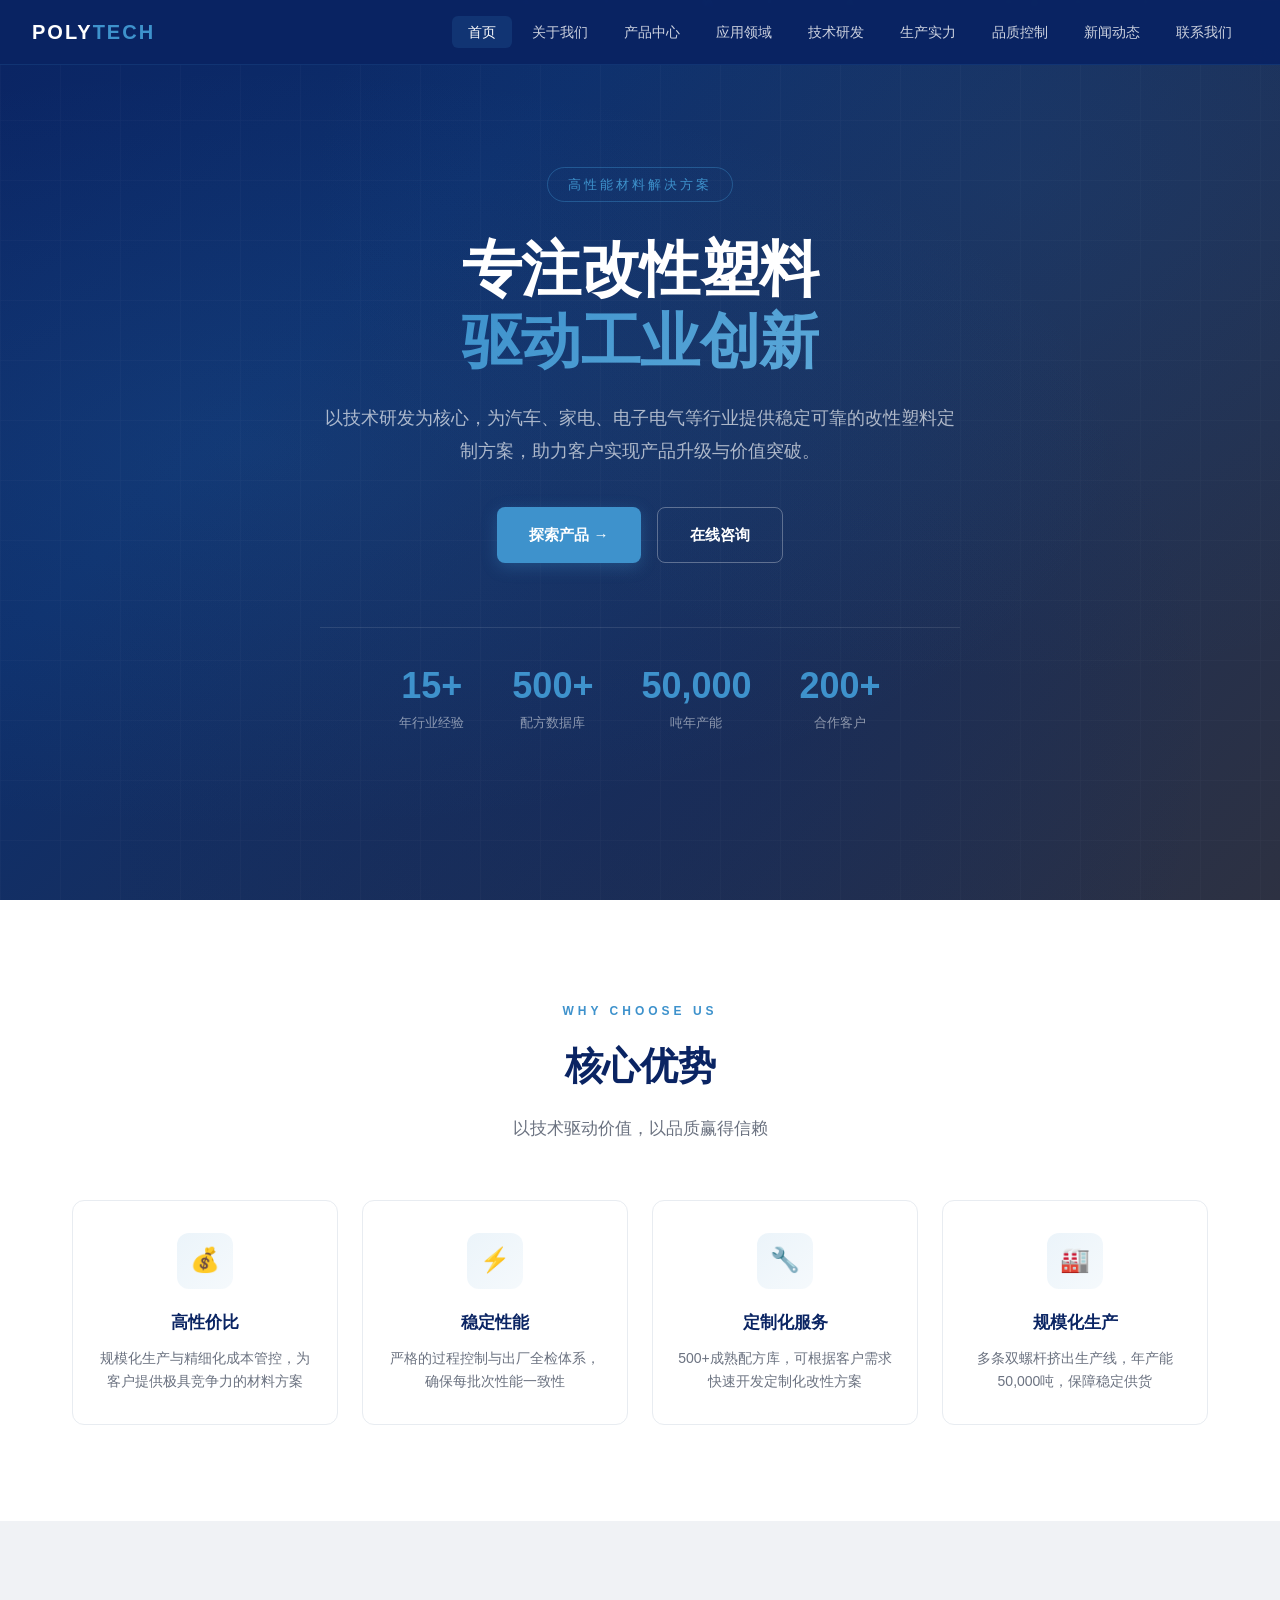
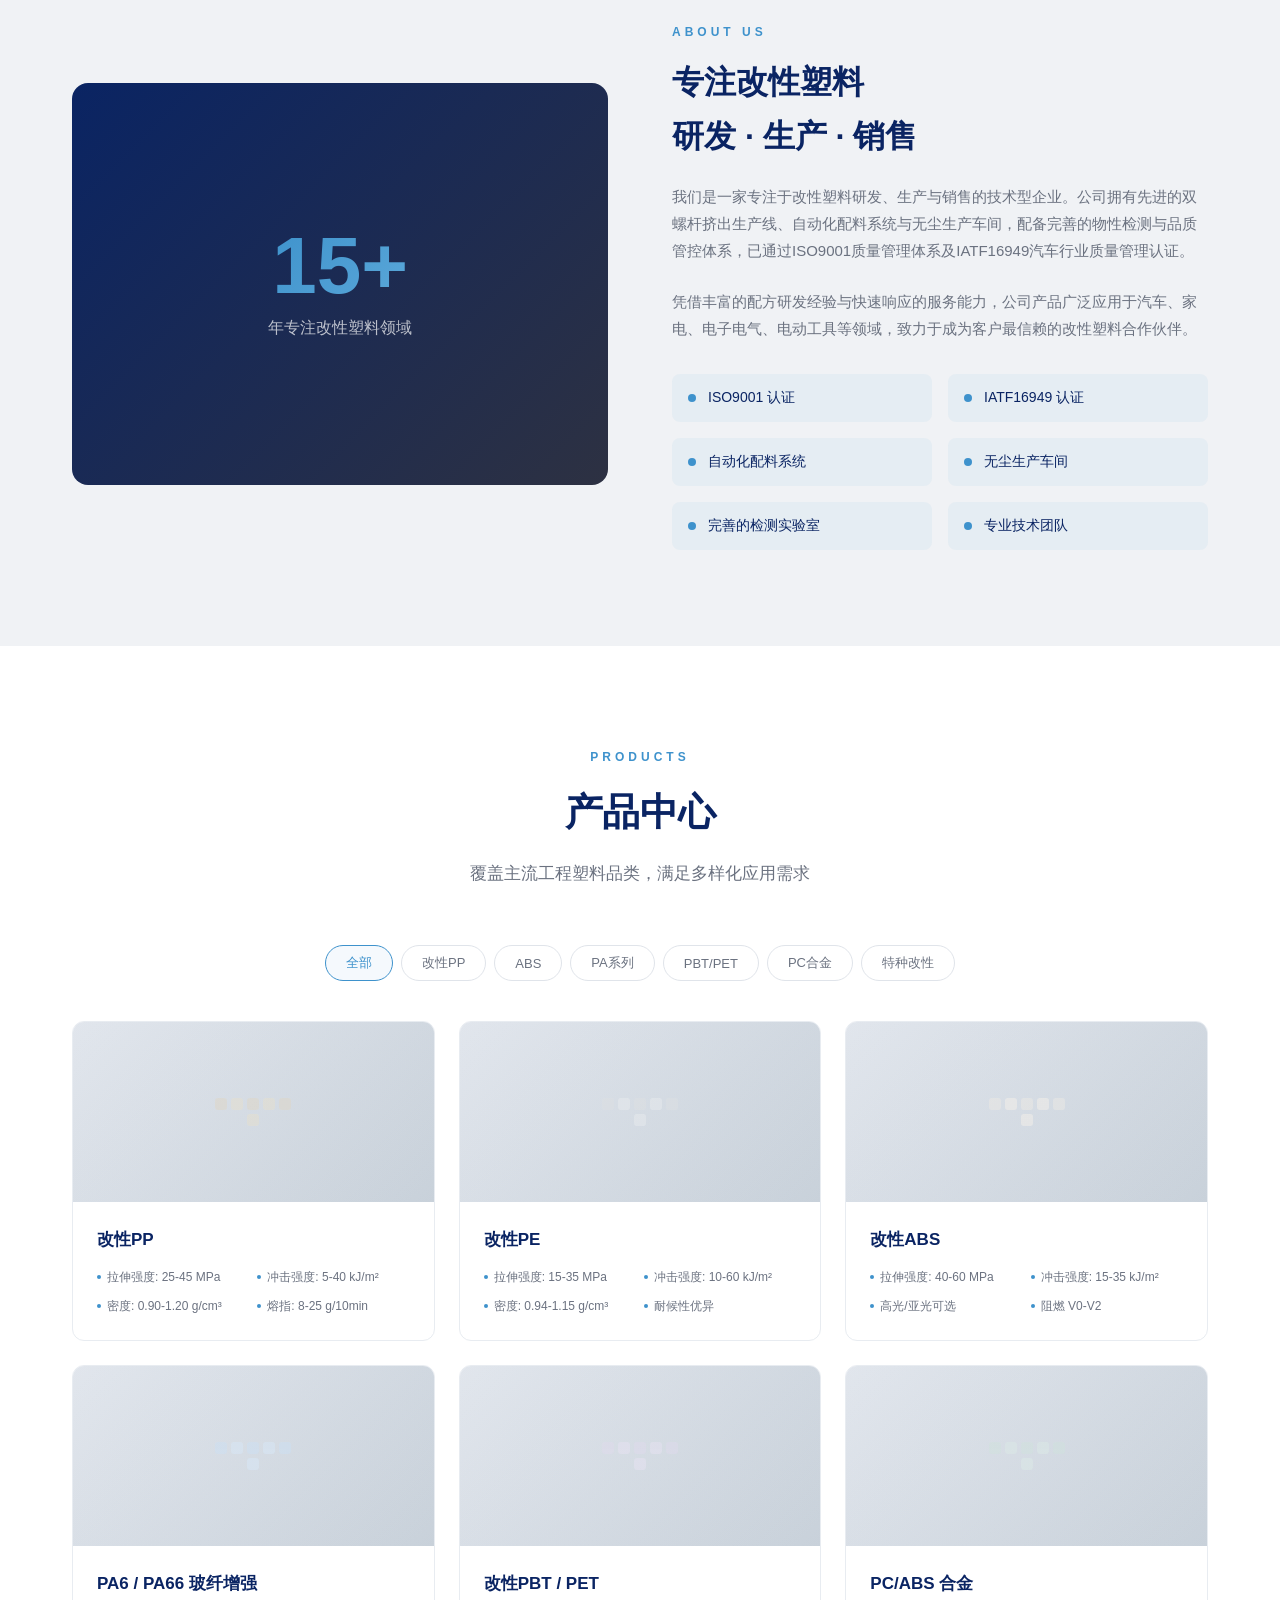
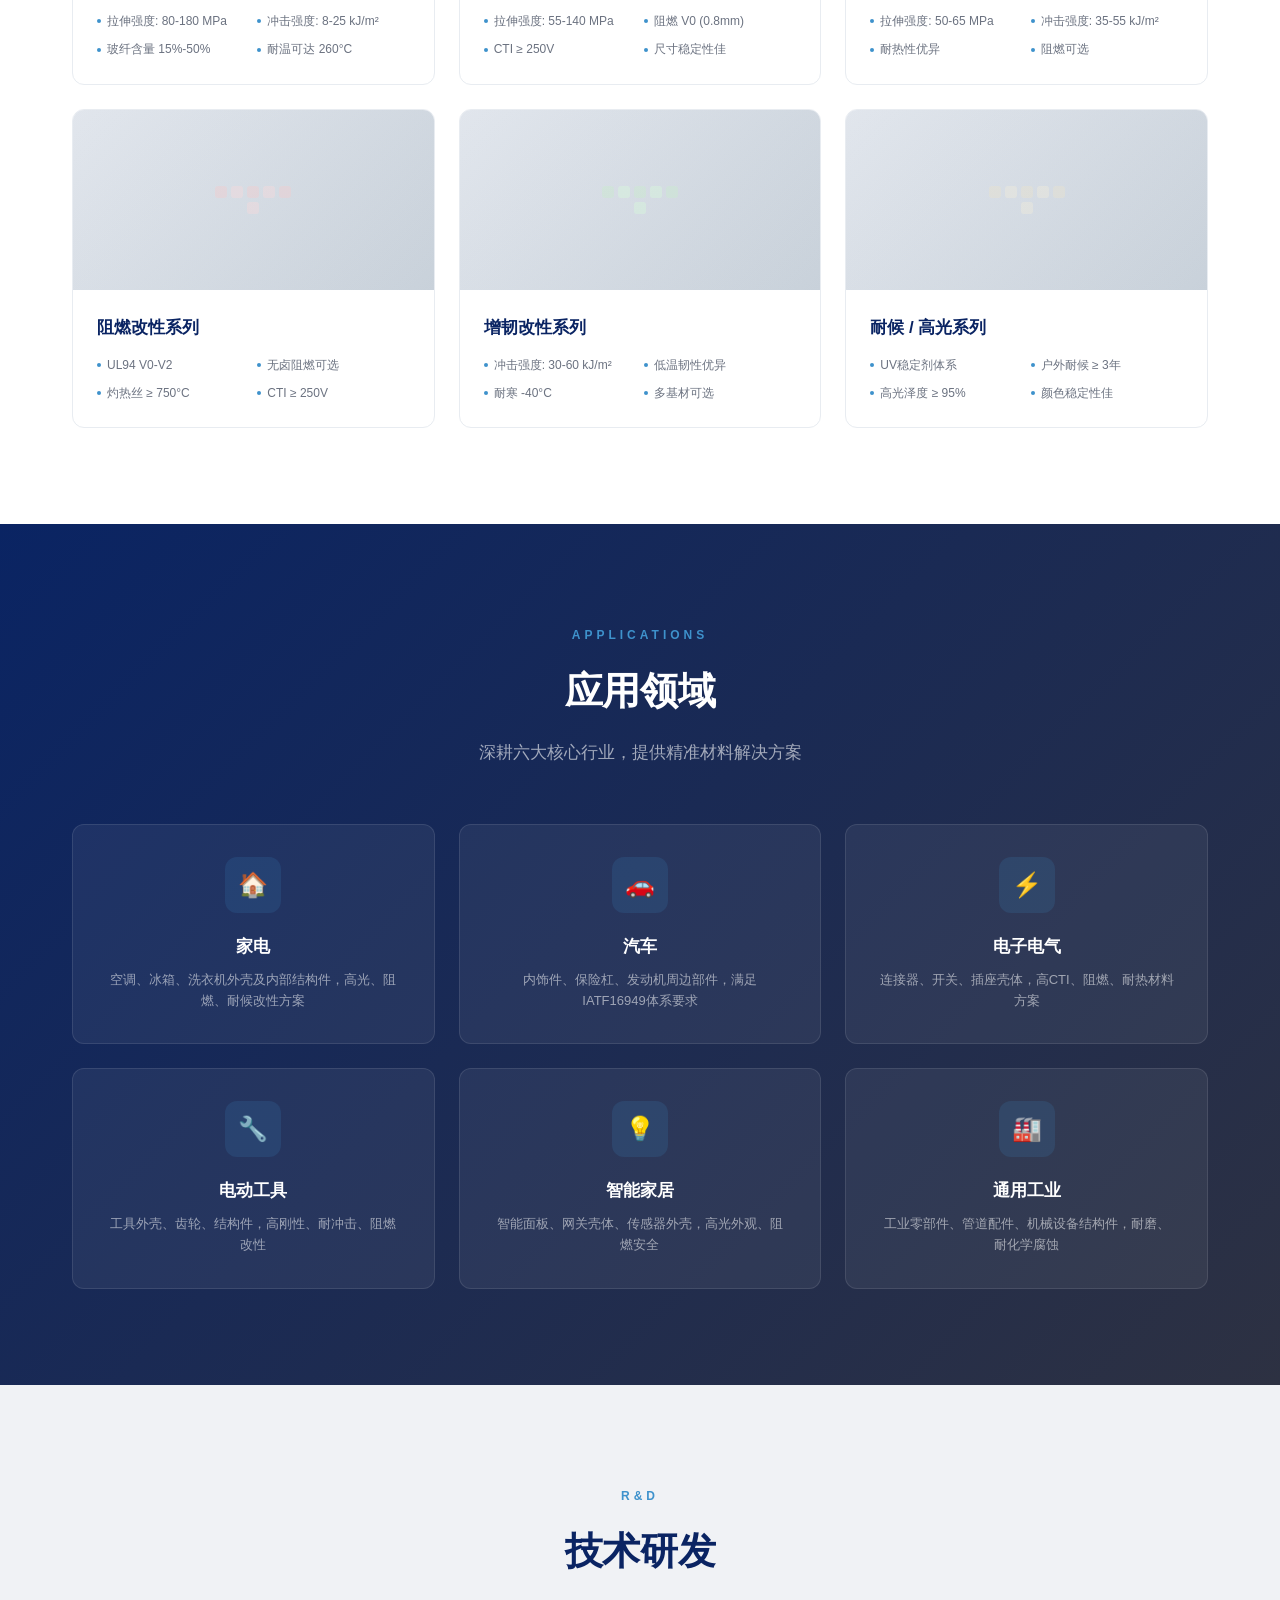
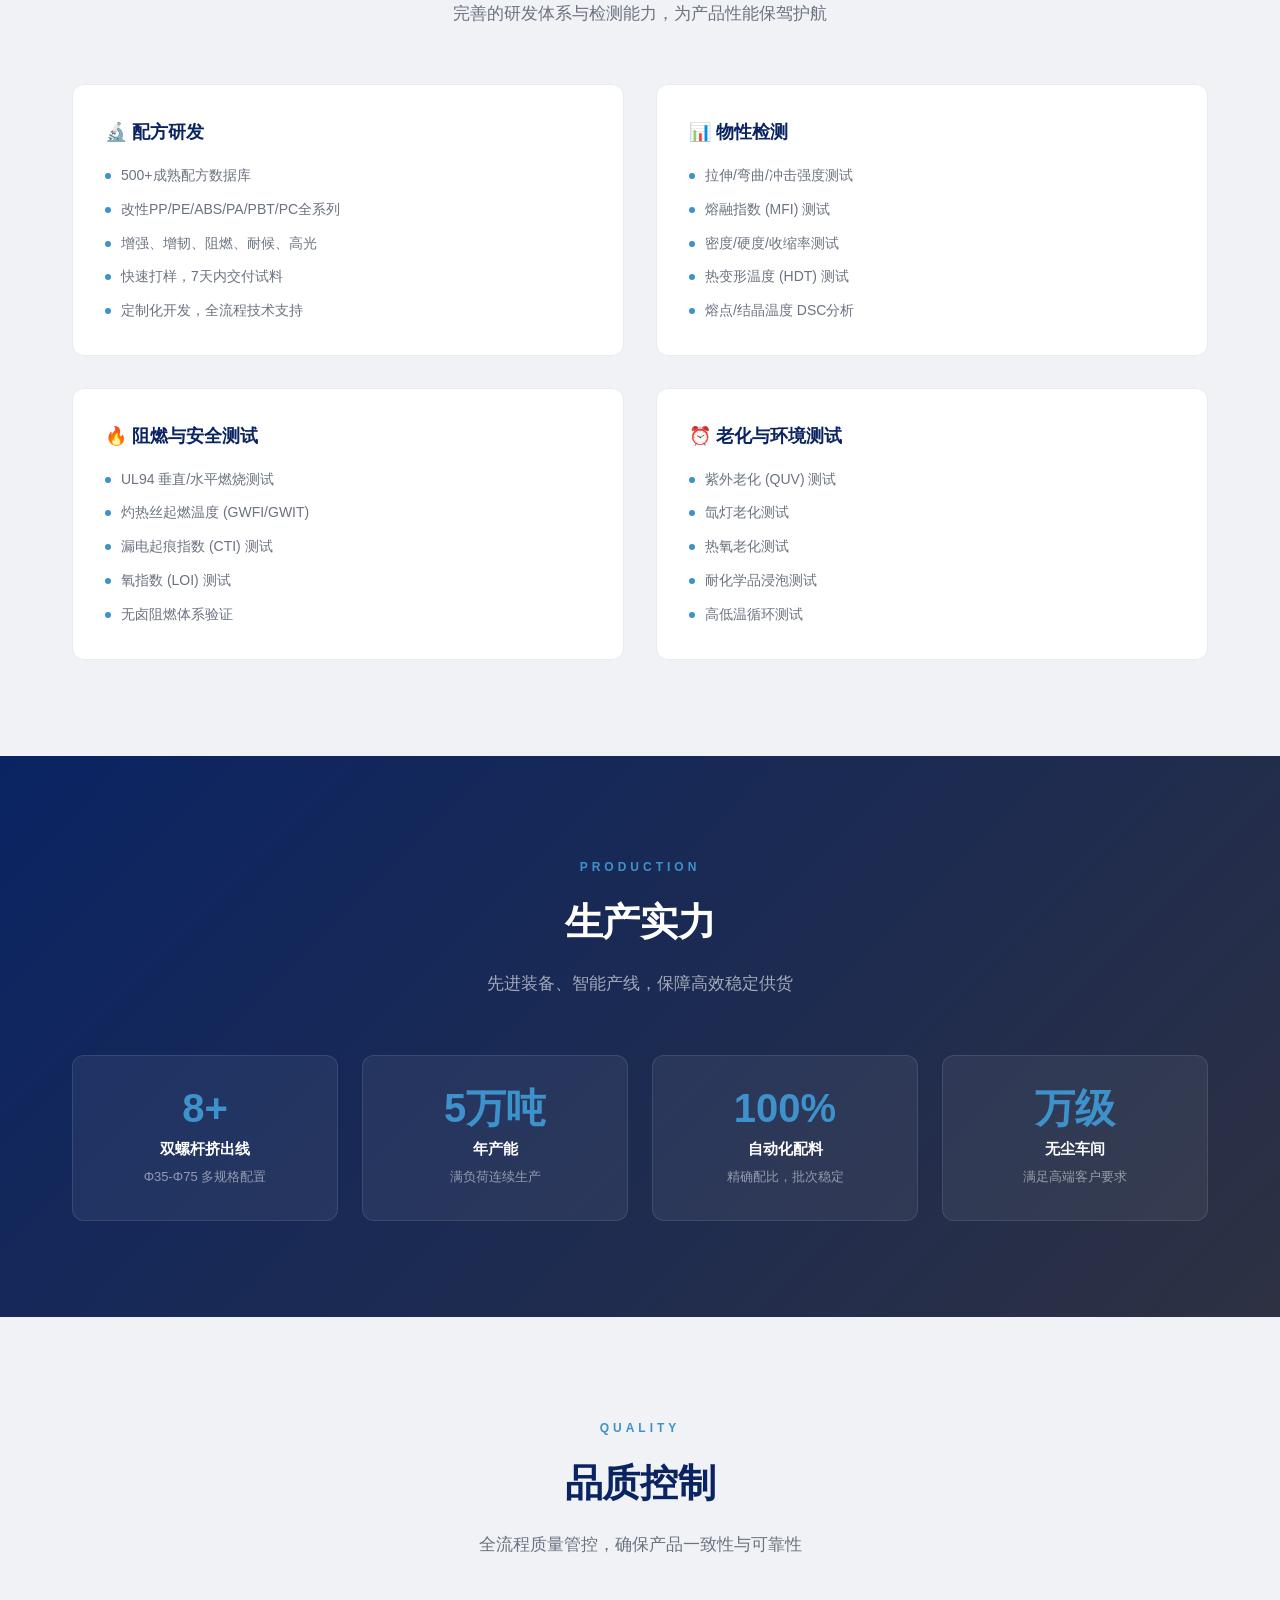
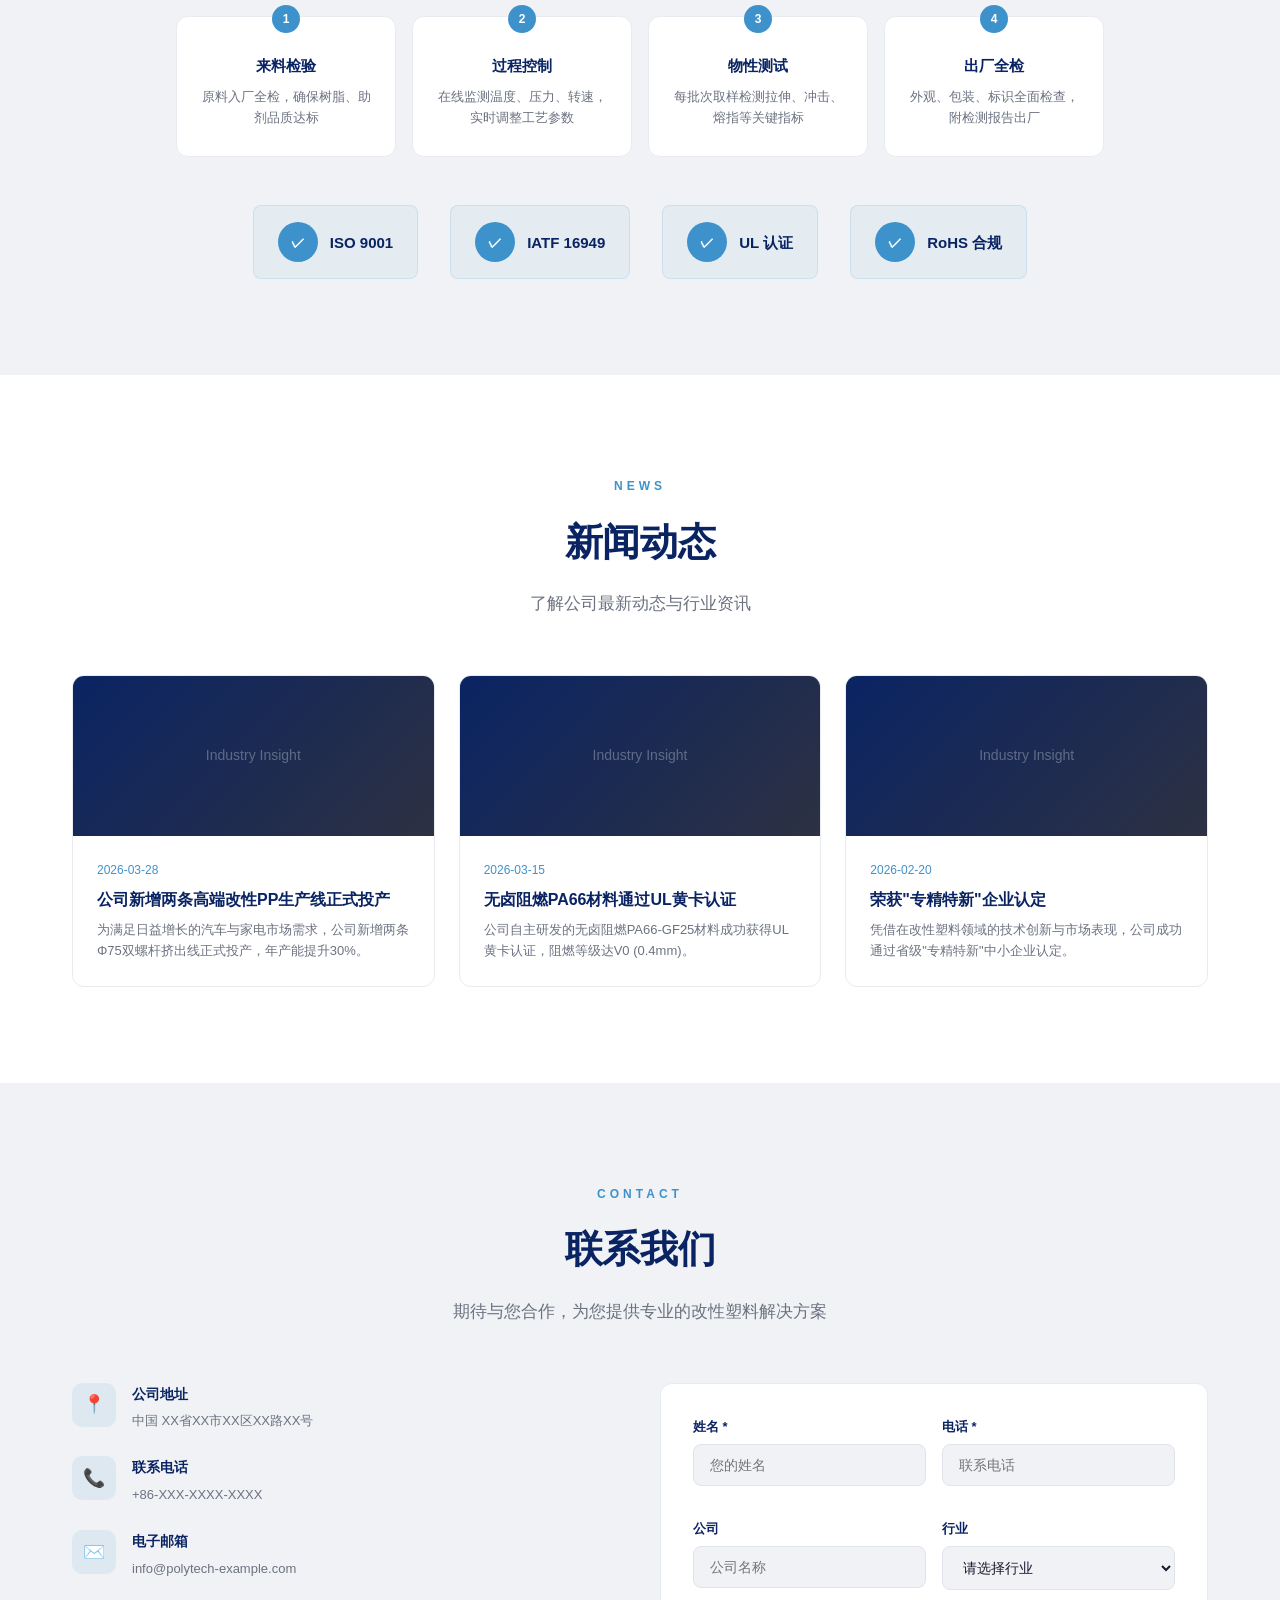
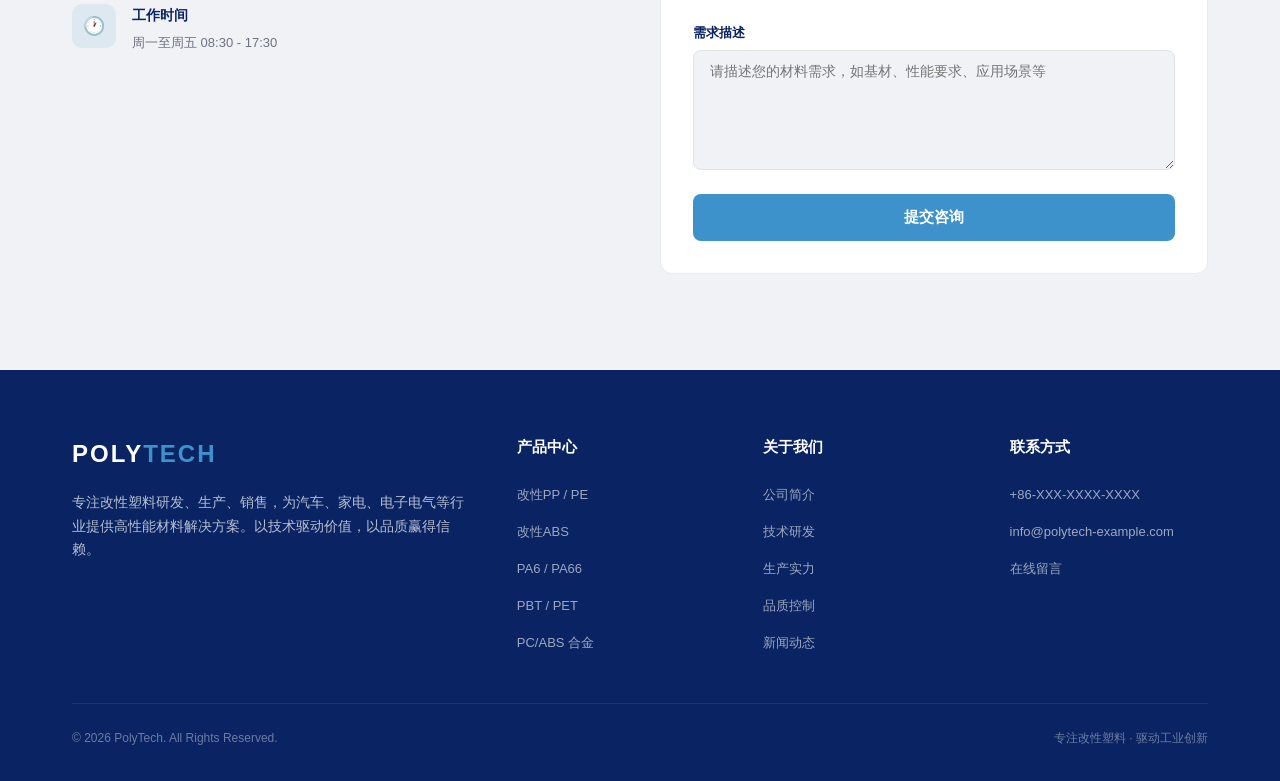
<file: 官网.html>
<!DOCTYPE html>
<html lang="zh-CN">
<head>
<meta charset="UTF-8">
<meta name="viewport" content="width=device-width, initial-scale=1.0">
<title>高性能改性塑料 | 工程塑料解决方案供应商</title>
<meta name="description" content="专注改性塑料研发、生产、销售，提供PP、PE、ABS、PA6/PA66、PBT、PC/ABS等高性能工程塑料解决方案，通过ISO9001、IATF16949认证。">
<style>
*, *::before, *::after { margin: 0; padding: 0; box-sizing: border-box; }

:root {
  --deep-blue: #0A2463;
  --dark-gray: #2D3142;
  --light-gray: #F0F2F5;
  --accent: #3E92CC;
  --accent-light: #5BA8D9;
  --white: #FFFFFF;
  --text: #1A1A2E;
  --text-light: #6B7280;
  --card-shadow: 0 2px 16px rgba(10,36,99,0.08);
  --card-hover: 0 8px 32px rgba(10,36,99,0.15);
}

html { scroll-behavior: smooth; font-size: 16px; }

body {
  font-family: -apple-system, BlinkMacSystemFont, "Segoe UI", "PingFang SC", "Microsoft YaHei", sans-serif;
  color: var(--text);
  background: var(--white);
  line-height: 1.7;
  overflow-x: hidden;
}

/* ===== NAVIGATION ===== */
.nav {
  position: fixed; top: 0; left: 0; right: 0; z-index: 1000;
  background: rgba(10,36,99,0.97);
  backdrop-filter: blur(12px);
  border-bottom: 1px solid rgba(62,146,204,0.15);
  transition: box-shadow 0.3s;
}
.nav.scrolled { box-shadow: 0 4px 24px rgba(0,0,0,0.3); }
.nav-inner {
  max-width: 1280px; margin: 0 auto;
  display: flex; align-items: center; justify-content: space-between;
  padding: 0 2rem; height: 64px;
}
.nav-logo {
  font-size: 1.25rem; font-weight: 700; color: var(--white);
  letter-spacing: 2px; text-decoration: none;
}
.nav-logo span { color: var(--accent); }
.nav-links { display: flex; gap: 0.25rem; list-style: none; }
.nav-links a {
  color: rgba(255,255,255,0.8); text-decoration: none;
  font-size: 0.875rem; padding: 0.5rem 1rem; border-radius: 6px;
  transition: all 0.2s; font-weight: 500;
}
.nav-links a:hover, .nav-links a.active {
  color: var(--white); background: rgba(62,146,204,0.15);
}
.nav-toggle { display: none; background: none; border: none; cursor: pointer; padding: 0.5rem; }
.nav-toggle span {
  display: block; width: 22px; height: 2px; background: var(--white);
  margin: 5px 0; transition: 0.3s; border-radius: 2px;
}

/* ===== HERO ===== */
.hero {
  position: relative; min-height: 100vh;
  background: linear-gradient(135deg, var(--deep-blue) 0%, #0D2E6B 30%, var(--dark-gray) 100%);
  display: flex; align-items: center; justify-content: center;
  overflow: hidden;
}
.hero::before {
  content: ''; position: absolute; inset: 0;
  background:
    radial-gradient(ellipse at 20% 50%, rgba(62,146,204,0.12) 0%, transparent 60%),
    radial-gradient(ellipse at 80% 20%, rgba(62,146,204,0.08) 0%, transparent 50%),
    radial-gradient(circle at 50% 80%, rgba(10,36,99,0.3) 0%, transparent 60%);
}
.hero-grid {
  position: absolute; inset: 0; opacity: 0.04;
  background-image:
    linear-gradient(rgba(255,255,255,0.5) 1px, transparent 1px),
    linear-gradient(90deg, rgba(255,255,255,0.5) 1px, transparent 1px);
  background-size: 60px 60px;
}
.hero-particles {
  position: absolute; inset: 0; overflow: hidden;
}
.particle {
  position: absolute; border-radius: 50%;
  background: rgba(62,146,204,0.15);
  animation: float-particle linear infinite;
}
@keyframes float-particle {
  0% { transform: translateY(100vh) scale(0); opacity: 0; }
  10% { opacity: 1; }
  90% { opacity: 1; }
  100% { transform: translateY(-10vh) scale(1); opacity: 0; }
}
.hero-content {
  position: relative; z-index: 2; text-align: center;
  max-width: 900px; padding: 0 2rem;
}
.hero-badge {
  display: inline-block; padding: 0.375rem 1.25rem;
  border: 1px solid rgba(62,146,204,0.4); border-radius: 100px;
  color: var(--accent); font-size: 0.8rem; font-weight: 500;
  letter-spacing: 3px; text-transform: uppercase;
  margin-bottom: 2rem;
}
.hero h1 {
  font-size: clamp(2.25rem, 5vw, 3.75rem);
  font-weight: 800; color: var(--white);
  line-height: 1.2; margin-bottom: 1.5rem;
  letter-spacing: -0.5px;
}
.hero h1 .highlight {
  background: linear-gradient(135deg, var(--accent), var(--accent-light));
  -webkit-background-clip: text; -webkit-text-fill-color: transparent;
  background-clip: text;
}
.hero p {
  font-size: 1.125rem; color: rgba(255,255,255,0.65);
  max-width: 640px; margin: 0 auto 2.5rem; line-height: 1.8;
}
.hero-buttons { display: flex; gap: 1rem; justify-content: center; flex-wrap: wrap; }
.btn {
  display: inline-flex; align-items: center; gap: 0.5rem;
  padding: 0.875rem 2rem; border-radius: 8px;
  font-size: 0.9375rem; font-weight: 600; text-decoration: none;
  transition: all 0.25s; cursor: pointer; border: none;
}
.btn-primary {
  background: var(--accent); color: var(--white);
  box-shadow: 0 4px 16px rgba(62,146,204,0.3);
}
.btn-primary:hover {
  background: var(--accent-light); transform: translateY(-2px);
  box-shadow: 0 8px 24px rgba(62,146,204,0.4);
}
.btn-outline {
  background: transparent; color: var(--white);
  border: 1.5px solid rgba(255,255,255,0.3);
}
.btn-outline:hover {
  border-color: var(--accent); color: var(--accent);
  transform: translateY(-2px);
}
.hero-stats {
  display: flex; justify-content: center; gap: 3rem;
  margin-top: 4rem; padding-top: 2.5rem;
  border-top: 1px solid rgba(255,255,255,0.1);
}
.hero-stat { text-align: center; }
.hero-stat .num {
  font-size: 2.25rem; font-weight: 800; color: var(--accent);
  display: block; line-height: 1;
}
.hero-stat .label {
  font-size: 0.8rem; color: rgba(255,255,255,0.5);
  margin-top: 0.5rem; display: block;
}

/* ===== SECTIONS ===== */
section { padding: 6rem 0; }
.container { max-width: 1200px; margin: 0 auto; padding: 0 2rem; }
.section-header { text-align: center; margin-bottom: 3.5rem; }
.section-header .overline {
  display: inline-block; font-size: 0.75rem; font-weight: 600;
  color: var(--accent); letter-spacing: 4px; text-transform: uppercase;
  margin-bottom: 0.75rem;
}
.section-header h2 {
  font-size: clamp(1.75rem, 3vw, 2.5rem);
  font-weight: 800; color: var(--deep-blue);
  margin-bottom: 1rem; letter-spacing: -0.3px;
}
.section-header p {
  font-size: 1.0625rem; color: var(--text-light);
  max-width: 600px; margin: 0 auto;
}
.section-alt { background: var(--light-gray); }
.section-dark {
  background: linear-gradient(135deg, var(--deep-blue), var(--dark-gray));
  color: var(--white);
}
.section-dark .section-header h2 { color: var(--white); }
.section-dark .section-header p { color: rgba(255,255,255,0.6); }

/* ===== ADVANTAGES ===== */
.advantages { background: var(--white); }
.adv-grid {
  display: grid; grid-template-columns: repeat(4, 1fr);
  gap: 1.5rem;
}
.adv-card {
  background: var(--white); border: 1px solid #E8ECF1;
  border-radius: 12px; padding: 2rem 1.5rem;
  text-align: center; transition: all 0.3s;
}
.adv-card:hover {
  transform: translateY(-6px); box-shadow: var(--card-hover);
  border-color: var(--accent);
}
.adv-icon {
  width: 56px; height: 56px; border-radius: 12px;
  background: linear-gradient(135deg, rgba(62,146,204,0.1), rgba(62,146,204,0.05));
  display: flex; align-items: center; justify-content: center;
  margin: 0 auto 1.25rem; font-size: 1.5rem;
}
.adv-card h3 {
  font-size: 1.0625rem; font-weight: 700;
  color: var(--deep-blue); margin-bottom: 0.625rem;
}
.adv-card p {
  font-size: 0.875rem; color: var(--text-light); line-height: 1.6;
}

/* ===== ABOUT ===== */
.about-grid {
  display: grid; grid-template-columns: 1fr 1fr;
  gap: 4rem; align-items: center;
}
.about-visual {
  position: relative; border-radius: 16px; overflow: hidden;
  background: linear-gradient(135deg, var(--deep-blue), var(--dark-gray));
  aspect-ratio: 4/3; display: flex; align-items: center; justify-content: center;
}
.about-visual-inner {
  text-align: center; color: var(--white); padding: 2rem;
}
.about-visual-inner .big-num {
  font-size: 5rem; font-weight: 900; line-height: 1;
  background: linear-gradient(135deg, var(--accent), var(--accent-light));
  -webkit-background-clip: text; -webkit-text-fill-color: transparent;
  background-clip: text;
}
.about-visual-inner .big-text {
  font-size: 1rem; margin-top: 0.5rem; color: rgba(255,255,255,0.7);
}
.about-features {
  display: grid; grid-template-columns: 1fr 1fr;
  gap: 1rem; margin-top: 2rem;
}
.about-feat {
  display: flex; align-items: center; gap: 0.75rem;
  padding: 0.75rem 1rem; background: rgba(62,146,204,0.06);
  border-radius: 8px; font-size: 0.875rem; font-weight: 500;
  color: var(--deep-blue);
}
.about-feat .dot {
  width: 8px; height: 8px; border-radius: 50%;
  background: var(--accent); flex-shrink: 0;
}

/* ===== PRODUCTS ===== */
.product-filter {
  display: flex; justify-content: center; gap: 0.5rem;
  margin-bottom: 2.5rem; flex-wrap: wrap;
}
.filter-btn {
  padding: 0.5rem 1.25rem; border: 1.5px solid #E0E4EA;
  border-radius: 100px; background: var(--white);
  font-size: 0.8125rem; font-weight: 500; color: var(--text-light);
  cursor: pointer; transition: all 0.2s;
}
.filter-btn:hover, .filter-btn.active {
  border-color: var(--accent); color: var(--accent);
  background: rgba(62,146,204,0.05);
}
.product-grid {
  display: grid; grid-template-columns: repeat(3, 1fr);
  gap: 1.5rem;
}
.product-card {
  background: var(--white); border: 1px solid #E8ECF1;
  border-radius: 12px; overflow: hidden; transition: all 0.3s;
}
.product-card:hover {
  transform: translateY(-4px); box-shadow: var(--card-hover);
  border-color: var(--accent);
}
.product-img {
  height: 180px;
  background: linear-gradient(135deg, #E8ECF1, #D1D5DB);
  display: flex; align-items: center; justify-content: center;
  position: relative; overflow: hidden;
}
.product-img::after {
  content: ''; position: absolute; inset: 0;
  background: linear-gradient(135deg, rgba(10,36,99,0.03), rgba(62,146,204,0.06));
}
.pellet-icon {
  display: flex; gap: 4px; flex-wrap: wrap; justify-content: center;
  max-width: 80px;
}
.pellet-icon .pellet {
  width: 12px; height: 12px; border-radius: 3px;
  opacity: 0.5;
}
.product-body { padding: 1.5rem; }
.product-body h3 {
  font-size: 1.0625rem; font-weight: 700;
  color: var(--deep-blue); margin-bottom: 0.75rem;
}
.product-specs {
  display: grid; grid-template-columns: 1fr 1fr;
  gap: 0.5rem;
}
.spec {
  font-size: 0.75rem; color: var(--text-light);
  display: flex; align-items: center; gap: 0.375rem;
}
.spec .spec-dot {
  width: 4px; height: 4px; border-radius: 50%;
  background: var(--accent); flex-shrink: 0;
}

/* ===== APPLICATIONS ===== */
.app-grid {
  display: grid; grid-template-columns: repeat(3, 1fr);
  gap: 1.5rem;
}
.app-card {
  background: rgba(255,255,255,0.06);
  border: 1px solid rgba(255,255,255,0.1);
  border-radius: 12px; padding: 2rem;
  text-align: center; transition: all 0.3s;
}
.app-card:hover {
  background: rgba(255,255,255,0.1);
  border-color: var(--accent); transform: translateY(-4px);
}
.app-icon {
  width: 56px; height: 56px; border-radius: 12px;
  background: rgba(62,146,204,0.15);
  display: flex; align-items: center; justify-content: center;
  margin: 0 auto 1.25rem; font-size: 1.5rem;
}
.app-card h3 {
  font-size: 1.0625rem; font-weight: 700;
  color: var(--white); margin-bottom: 0.5rem;
}
.app-card p {
  font-size: 0.8125rem; color: rgba(255,255,255,0.55); line-height: 1.6;
}

/* ===== R&D ===== */
.rd-grid {
  display: grid; grid-template-columns: 1fr 1fr;
  gap: 2rem;
}
.rd-card {
  background: var(--white); border: 1px solid #E8ECF1;
  border-radius: 12px; padding: 2rem;
  transition: all 0.3s;
}
.rd-card:hover {
  box-shadow: var(--card-hover); border-color: var(--accent);
}
.rd-card h3 {
  font-size: 1.125rem; font-weight: 700;
  color: var(--deep-blue); margin-bottom: 1rem;
  display: flex; align-items: center; gap: 0.75rem;
}
.rd-list {
  list-style: none; display: flex; flex-direction: column; gap: 0.625rem;
}
.rd-list li {
  font-size: 0.875rem; color: var(--text-light);
  display: flex; align-items: center; gap: 0.625rem;
}
.rd-list li::before {
  content: ''; width: 6px; height: 6px;
  border-radius: 50%; background: var(--accent);
  flex-shrink: 0;
}

/* ===== PRODUCTION ===== */
.prod-grid {
  display: grid; grid-template-columns: repeat(4, 1fr);
  gap: 1.5rem;
}
.prod-item {
  text-align: center; padding: 2rem 1.5rem;
  background: rgba(255,255,255,0.06);
  border: 1px solid rgba(255,255,255,0.1);
  border-radius: 12px; transition: all 0.3s;
}
.prod-item:hover {
  background: rgba(255,255,255,0.1);
  border-color: var(--accent);
}
.prod-num {
  font-size: 2.5rem; font-weight: 900; color: var(--accent);
  line-height: 1; margin-bottom: 0.5rem;
}
.prod-label {
  font-size: 0.9375rem; color: var(--white); font-weight: 600;
  margin-bottom: 0.25rem;
}
.prod-desc {
  font-size: 0.8125rem; color: rgba(255,255,255,0.5);
}

/* ===== QUALITY ===== */
.quality-flow {
  display: flex; justify-content: center; gap: 1rem;
  flex-wrap: wrap;
}
.quality-step {
  background: var(--white); border: 1px solid #E8ECF1;
  border-radius: 12px; padding: 1.75rem 1.5rem;
  text-align: center; flex: 1; min-width: 180px; max-width: 220px;
  transition: all 0.3s; position: relative;
}
.quality-step:hover {
  transform: translateY(-4px); box-shadow: var(--card-hover);
  border-color: var(--accent);
}
.quality-step .step-num {
  position: absolute; top: -12px; left: 50%; transform: translateX(-50%);
  background: var(--accent); color: var(--white);
  width: 28px; height: 28px; border-radius: 50%;
  display: flex; align-items: center; justify-content: center;
  font-size: 0.75rem; font-weight: 700;
}
.quality-step h4 {
  font-size: 0.9375rem; font-weight: 700;
  color: var(--deep-blue); margin-bottom: 0.5rem;
  margin-top: 0.5rem;
}
.quality-step p {
  font-size: 0.8125rem; color: var(--text-light); line-height: 1.6;
}
.cert-badges {
  display: flex; justify-content: center; gap: 2rem;
  margin-top: 3rem;
}
.cert-badge {
  display: flex; align-items: center; gap: 0.75rem;
  padding: 1rem 1.5rem; background: rgba(62,146,204,0.06);
  border-radius: 8px; border: 1px solid rgba(62,146,204,0.15);
}
.cert-badge .badge-icon {
  width: 40px; height: 40px; border-radius: 50%;
  background: var(--accent); color: var(--white);
  display: flex; align-items: center; justify-content: center;
  font-size: 0.875rem; font-weight: 700;
}
.cert-badge span {
  font-size: 0.9375rem; font-weight: 700; color: var(--deep-blue);
}

/* ===== NEWS ===== */
.news-grid {
  display: grid; grid-template-columns: repeat(3, 1fr);
  gap: 1.5rem;
}
.news-card {
  background: var(--white); border: 1px solid #E8ECF1;
  border-radius: 12px; overflow: hidden; transition: all 0.3s;
}
.news-card:hover {
  transform: translateY(-4px); box-shadow: var(--card-hover);
}
.news-img {
  height: 160px;
  background: linear-gradient(135deg, var(--deep-blue), var(--dark-gray));
  display: flex; align-items: center; justify-content: center;
  color: rgba(255,255,255,0.3); font-size: 0.875rem;
}
.news-body { padding: 1.5rem; }
.news-date {
  font-size: 0.75rem; color: var(--accent);
  font-weight: 500; margin-bottom: 0.5rem;
}
.news-body h3 {
  font-size: 1rem; font-weight: 700;
  color: var(--deep-blue); margin-bottom: 0.5rem;
  line-height: 1.5;
}
.news-body p {
  font-size: 0.8125rem; color: var(--text-light); line-height: 1.6;
}

/* ===== CONTACT ===== */
.contact-grid {
  display: grid; grid-template-columns: 1fr 1fr;
  gap: 2.5rem;
}
.contact-info { display: flex; flex-direction: column; gap: 1.5rem; }
.contact-item {
  display: flex; gap: 1rem; align-items: flex-start;
}
.contact-icon {
  width: 44px; height: 44px; border-radius: 10px;
  background: rgba(62,146,204,0.1);
  display: flex; align-items: center; justify-content: center;
  flex-shrink: 0; font-size: 1.125rem;
}
.contact-item h4 {
  font-size: 0.875rem; font-weight: 700;
  color: var(--deep-blue); margin-bottom: 0.25rem;
}
.contact-item p {
  font-size: 0.8125rem; color: var(--text-light);
}
.contact-form {
  background: var(--white); border: 1px solid #E8ECF1;
  border-radius: 12px; padding: 2rem;
}
.form-row { display: grid; grid-template-columns: 1fr 1fr; gap: 1rem; margin-bottom: 1rem; }
.form-group { margin-bottom: 1rem; }
.form-group label {
  display: block; font-size: 0.8125rem; font-weight: 600;
  color: var(--deep-blue); margin-bottom: 0.375rem;
}
.form-group input, .form-group textarea, .form-group select {
  width: 100%; padding: 0.75rem 1rem;
  border: 1.5px solid #E0E4EA; border-radius: 8px;
  font-size: 0.875rem; color: var(--text);
  background: var(--light-gray); transition: all 0.2s;
  font-family: inherit;
}
.form-group input:focus, .form-group textarea:focus, .form-group select:focus {
  outline: none; border-color: var(--accent);
  background: var(--white);
  box-shadow: 0 0 0 3px rgba(62,146,204,0.1);
}
.form-group textarea { resize: vertical; min-height: 120px; }
.btn-submit {
  width: 100%; padding: 0.875rem;
  background: var(--accent); color: var(--white);
  border: none; border-radius: 8px; font-size: 0.9375rem;
  font-weight: 600; cursor: pointer; transition: all 0.2s;
}
.btn-submit:hover {
  background: var(--accent-light);
  box-shadow: 0 4px 16px rgba(62,146,204,0.3);
}

/* ===== FOOTER ===== */
.footer {
  background: var(--deep-blue); color: rgba(255,255,255,0.7);
  padding: 4rem 0 2rem;
}
.footer-grid {
  display: grid; grid-template-columns: 2fr 1fr 1fr 1fr;
  gap: 3rem; margin-bottom: 3rem;
}
.footer-brand p {
  font-size: 0.875rem; line-height: 1.7;
  margin-top: 1rem;
}
.footer h4 {
  font-size: 0.9375rem; font-weight: 700;
  color: var(--white); margin-bottom: 1.25rem;
}
.footer-links {
  list-style: none; display: flex; flex-direction: column; gap: 0.625rem;
}
.footer-links a {
  color: rgba(255,255,255,0.6); text-decoration: none;
  font-size: 0.8125rem; transition: color 0.2s;
}
.footer-links a:hover { color: var(--accent); }
.footer-bottom {
  border-top: 1px solid rgba(255,255,255,0.08);
  padding-top: 1.5rem;
  display: flex; justify-content: space-between; align-items: center;
  font-size: 0.75rem; color: rgba(255,255,255,0.4);
}

/* ===== SCROLL ANIMATIONS ===== */
.reveal {
  opacity: 0; transform: translateY(30px);
  transition: opacity 0.6s ease, transform 0.6s ease;
}
.reveal.visible {
  opacity: 1; transform: translateY(0);
}

/* ===== BACK TO TOP ===== */
.back-top {
  position: fixed; bottom: 2rem; right: 2rem;
  width: 44px; height: 44px; border-radius: 10px;
  background: var(--accent); color: var(--white);
  border: none; cursor: pointer; font-size: 1.125rem;
  display: flex; align-items: center; justify-content: center;
  opacity: 0; transform: translateY(10px);
  transition: all 0.3s; z-index: 900;
  box-shadow: 0 4px 12px rgba(62,146,204,0.3);
}
.back-top.show { opacity: 1; transform: translateY(0); }
.back-top:hover { background: var(--accent-light); transform: translateY(-2px); }

/* ===== RESPONSIVE ===== */
@media (max-width: 1024px) {
  .adv-grid { grid-template-columns: repeat(2, 1fr); }
  .prod-grid { grid-template-columns: repeat(2, 1fr); }
  .footer-grid { grid-template-columns: 1fr 1fr; }
}

@media (max-width: 768px) {
  .nav-links { display: none; }
  .nav-links.open {
    display: flex; flex-direction: column;
    position: absolute; top: 64px; left: 0; right: 0;
    background: rgba(10,36,99,0.98);
    padding: 1rem; gap: 0.25rem;
    border-bottom: 1px solid rgba(62,146,204,0.15);
  }
  .nav-toggle { display: block; }
  .hero-stats { gap: 1.5rem; flex-wrap: wrap; }
  .about-grid { grid-template-columns: 1fr; gap: 2rem; }
  .product-grid { grid-template-columns: 1fr; }
  .app-grid { grid-template-columns: 1fr; }
  .rd-grid { grid-template-columns: 1fr; }
  .prod-grid { grid-template-columns: 1fr 1fr; }
  .news-grid { grid-template-columns: 1fr; }
  .contact-grid { grid-template-columns: 1fr; }
  .quality-flow { flex-direction: column; align-items: center; }
  .quality-step { max-width: 100%; width: 100%; }
  .cert-badges { flex-direction: column; align-items: center; }
  .footer-grid { grid-template-columns: 1fr; }
  .footer-bottom { flex-direction: column; gap: 0.5rem; text-align: center; }
  .form-row { grid-template-columns: 1fr; }
  section { padding: 4rem 0; }
}
</style>
</head>
<body>

<!-- NAVIGATION -->
<nav class="nav" id="nav">
  <div class="nav-inner">
    <a href="#" class="nav-logo">POLY<span>TECH</span></a>
    <ul class="nav-links" id="navLinks">
      <li><a href="#home">首页</a></li>
      <li><a href="#about">关于我们</a></li>
      <li><a href="#products">产品中心</a></li>
      <li><a href="#applications">应用领域</a></li>
      <li><a href="#rd">技术研发</a></li>
      <li><a href="#production">生产实力</a></li>
      <li><a href="#quality">品质控制</a></li>
      <li><a href="#news">新闻动态</a></li>
      <li><a href="#contact">联系我们</a></li>
    </ul>
    <button class="nav-toggle" id="navToggle" aria-label="菜单">
      <span></span><span></span><span></span>
    </button>
  </div>
</nav>

<!-- HERO -->
<section class="hero" id="home">
  <div class="hero-grid"></div>
  <div class="hero-particles" id="particles"></div>
  <div class="hero-content">
    <div class="hero-badge">高性能材料解决方案</div>
    <h1>专注改性塑料<br><span class="highlight">驱动工业创新</span></h1>
    <p>以技术研发为核心，为汽车、家电、电子电气等行业提供稳定可靠的改性塑料定制方案，助力客户实现产品升级与价值突破。</p>
    <div class="hero-buttons">
      <a href="#products" class="btn btn-primary">探索产品 →</a>
      <a href="#contact" class="btn btn-outline">在线咨询</a>
    </div>
    <div class="hero-stats">
      <div class="hero-stat"><span class="num">15+</span><span class="label">年行业经验</span></div>
      <div class="hero-stat"><span class="num">500+</span><span class="label">配方数据库</span></div>
      <div class="hero-stat"><span class="num">50,000</span><span class="label">吨年产能</span></div>
      <div class="hero-stat"><span class="num">200+</span><span class="label">合作客户</span></div>
    </div>
  </div>
</section>

<!-- ADVANTAGES -->
<section class="advantages" id="advantages">
  <div class="container">
    <div class="section-header">
      <span class="overline">Why Choose Us</span>
      <h2>核心优势</h2>
      <p>以技术驱动价值，以品质赢得信赖</p>
    </div>
    <div class="adv-grid">
      <div class="adv-card reveal">
        <div class="adv-icon">💰</div>
        <h3>高性价比</h3>
        <p>规模化生产与精细化成本管控，为客户提供极具竞争力的材料方案</p>
      </div>
      <div class="adv-card reveal">
        <div class="adv-icon">⚡</div>
        <h3>稳定性能</h3>
        <p>严格的过程控制与出厂全检体系，确保每批次性能一致性</p>
      </div>
      <div class="adv-card reveal">
        <div class="adv-icon">🔧</div>
        <h3>定制化服务</h3>
        <p>500+成熟配方库，可根据客户需求快速开发定制化改性方案</p>
      </div>
      <div class="adv-card reveal">
        <div class="adv-icon">🏭</div>
        <h3>规模化生产</h3>
        <p>多条双螺杆挤出生产线，年产能50,000吨，保障稳定供货</p>
      </div>
    </div>
  </div>
</section>

<!-- ABOUT -->
<section class="section-alt" id="about">
  <div class="container">
    <div class="about-grid">
      <div class="about-visual reveal">
        <div class="about-visual-inner">
          <div class="big-num">15+</div>
          <div class="big-text">年专注改性塑料领域</div>
        </div>
      </div>
      <div class="reveal">
        <span class="overline" style="display:inline-block;font-size:0.75rem;font-weight:600;color:var(--accent);letter-spacing:4px;text-transform:uppercase;margin-bottom:0.75rem;">About Us</span>
        <h2 style="font-size:2rem;font-weight:800;color:var(--deep-blue);margin-bottom:1.25rem;">专注改性塑料<br>研发 · 生产 · 销售</h2>
        <p style="font-size:0.9375rem;color:var(--text-light);margin-bottom:1.5rem;line-height:1.8;">
          我们是一家专注于改性塑料研发、生产与销售的技术型企业。公司拥有先进的双螺杆挤出生产线、自动化配料系统与无尘生产车间，配备完善的物性检测与品质管控体系，已通过ISO9001质量管理体系及IATF16949汽车行业质量管理认证。
        </p>
        <p style="font-size:0.9375rem;color:var(--text-light);margin-bottom:2rem;line-height:1.8;">
          凭借丰富的配方研发经验与快速响应的服务能力，公司产品广泛应用于汽车、家电、电子电气、电动工具等领域，致力于成为客户最信赖的改性塑料合作伙伴。
        </p>
        <div class="about-features">
          <div class="about-feat"><span class="dot"></span>ISO9001 认证</div>
          <div class="about-feat"><span class="dot"></span>IATF16949 认证</div>
          <div class="about-feat"><span class="dot"></span>自动化配料系统</div>
          <div class="about-feat"><span class="dot"></span>无尘生产车间</div>
          <div class="about-feat"><span class="dot"></span>完善的检测实验室</div>
          <div class="about-feat"><span class="dot"></span>专业技术团队</div>
        </div>
      </div>
    </div>
  </div>
</section>

<!-- PRODUCTS -->
<section id="products">
  <div class="container">
    <div class="section-header">
      <span class="overline">Products</span>
      <h2>产品中心</h2>
      <p>覆盖主流工程塑料品类，满足多样化应用需求</p>
    </div>
    <div class="product-filter">
      <button class="filter-btn active" data-filter="all">全部</button>
      <button class="filter-btn" data-filter="pp">改性PP</button>
      <button class="filter-btn" data-filter="abs">ABS</button>
      <button class="filter-btn" data-filter="pa">PA系列</button>
      <button class="filter-btn" data-filter="pet">PBT/PET</button>
      <button class="filter-btn" data-filter="pc">PC合金</button>
      <button class="filter-btn" data-filter="special">特种改性</button>
    </div>
    <div class="product-grid">
      <!-- PP -->
      <div class="product-card reveal" data-cat="pp">
        <div class="product-img">
          <div class="pellet-icon">
            <div class="pellet" style="background:#E8DCC8"></div>
            <div class="pellet" style="background:#F0E6D0"></div>
            <div class="pellet" style="background:#E8DCC8"></div>
            <div class="pellet" style="background:#F0E6D0"></div>
            <div class="pellet" style="background:#E8DCC8"></div>
            <div class="pellet" style="background:#F0E6D0"></div>
          </div>
        </div>
        <div class="product-body">
          <h3>改性PP</h3>
          <div class="product-specs">
            <div class="spec"><span class="spec-dot"></span>拉伸强度: 25-45 MPa</div>
            <div class="spec"><span class="spec-dot"></span>冲击强度: 5-40 kJ/m²</div>
            <div class="spec"><span class="spec-dot"></span>密度: 0.90-1.20 g/cm³</div>
            <div class="spec"><span class="spec-dot"></span>熔指: 8-25 g/10min</div>
          </div>
        </div>
      </div>
      <!-- PE -->
      <div class="product-card reveal" data-cat="pp">
        <div class="product-img">
          <div class="pellet-icon">
            <div class="pellet" style="background:#E5E5E5"></div>
            <div class="pellet" style="background:#F2F2F2"></div>
            <div class="pellet" style="background:#E5E5E5"></div>
            <div class="pellet" style="background:#F2F2F2"></div>
            <div class="pellet" style="background:#E5E5E5"></div>
            <div class="pellet" style="background:#F2F2F2"></div>
          </div>
        </div>
        <div class="product-body">
          <h3>改性PE</h3>
          <div class="product-specs">
            <div class="spec"><span class="spec-dot"></span>拉伸强度: 15-35 MPa</div>
            <div class="spec"><span class="spec-dot"></span>冲击强度: 10-60 kJ/m²</div>
            <div class="spec"><span class="spec-dot"></span>密度: 0.94-1.15 g/cm³</div>
            <div class="spec"><span class="spec-dot"></span>耐候性优异</div>
          </div>
        </div>
      </div>
      <!-- ABS -->
      <div class="product-card reveal" data-cat="abs">
        <div class="product-img">
          <div class="pellet-icon">
            <div class="pellet" style="background:#F5F0E8"></div>
            <div class="pellet" style="background:#FFF8ED"></div>
            <div class="pellet" style="background:#F5F0E8"></div>
            <div class="pellet" style="background:#FFF8ED"></div>
            <div class="pellet" style="background:#F5F0E8"></div>
            <div class="pellet" style="background:#FFF8ED"></div>
          </div>
        </div>
        <div class="product-body">
          <h3>改性ABS</h3>
          <div class="product-specs">
            <div class="spec"><span class="spec-dot"></span>拉伸强度: 40-60 MPa</div>
            <div class="spec"><span class="spec-dot"></span>冲击强度: 15-35 kJ/m²</div>
            <div class="spec"><span class="spec-dot"></span>高光/亚光可选</div>
            <div class="spec"><span class="spec-dot"></span>阻燃 V0-V2</div>
          </div>
        </div>
      </div>
      <!-- PA6/PA66 -->
      <div class="product-card reveal" data-cat="pa">
        <div class="product-img">
          <div class="pellet-icon">
            <div class="pellet" style="background:#D4E5F7"></div>
            <div class="pellet" style="background:#E0EDFC"></div>
            <div class="pellet" style="background:#D4E5F7"></div>
            <div class="pellet" style="background:#E0EDFC"></div>
            <div class="pellet" style="background:#D4E5F7"></div>
            <div class="pellet" style="background:#E0EDFC"></div>
          </div>
        </div>
        <div class="product-body">
          <h3>PA6 / PA66 玻纤增强</h3>
          <div class="product-specs">
            <div class="spec"><span class="spec-dot"></span>拉伸强度: 80-180 MPa</div>
            <div class="spec"><span class="spec-dot"></span>冲击强度: 8-25 kJ/m²</div>
            <div class="spec"><span class="spec-dot"></span>玻纤含量 15%-50%</div>
            <div class="spec"><span class="spec-dot"></span>耐温可达 260°C</div>
          </div>
        </div>
      </div>
      <!-- PBT -->
      <div class="product-card reveal" data-cat="pet">
        <div class="product-img">
          <div class="pellet-icon">
            <div class="pellet" style="background:#E8E0F0"></div>
            <div class="pellet" style="background:#F0E8F5"></div>
            <div class="pellet" style="background:#E8E0F0"></div>
            <div class="pellet" style="background:#F0E8F5"></div>
            <div class="pellet" style="background:#E8E0F0"></div>
            <div class="pellet" style="background:#F0E8F5"></div>
          </div>
        </div>
        <div class="product-body">
          <h3>改性PBT / PET</h3>
          <div class="product-specs">
            <div class="spec"><span class="spec-dot"></span>拉伸强度: 55-140 MPa</div>
            <div class="spec"><span class="spec-dot"></span>阻燃 V0 (0.8mm)</div>
            <div class="spec"><span class="spec-dot"></span>CTI ≥ 250V</div>
            <div class="spec"><span class="spec-dot"></span>尺寸稳定性佳</div>
          </div>
        </div>
      </div>
      <!-- PC/ABS -->
      <div class="product-card reveal" data-cat="pc">
        <div class="product-img">
          <div class="pellet-icon">
            <div class="pellet" style="background:#D8E8E0"></div>
            <div class="pellet" style="background:#E4F0EA"></div>
            <div class="pellet" style="background:#D8E8E0"></div>
            <div class="pellet" style="background:#E4F0EA"></div>
            <div class="pellet" style="background:#D8E8E0"></div>
            <div class="pellet" style="background:#E4F0EA"></div>
          </div>
        </div>
        <div class="product-body">
          <h3>PC/ABS 合金</h3>
          <div class="product-specs">
            <div class="spec"><span class="spec-dot"></span>拉伸强度: 50-65 MPa</div>
            <div class="spec"><span class="spec-dot"></span>冲击强度: 35-55 kJ/m²</div>
            <div class="spec"><span class="spec-dot"></span>耐热性优异</div>
            <div class="spec"><span class="spec-dot"></span>阻燃可选</div>
          </div>
        </div>
      </div>
      <!-- 阻燃 -->
      <div class="product-card reveal" data-cat="special">
        <div class="product-img">
          <div class="pellet-icon">
            <div class="pellet" style="background:#F7D4D4"></div>
            <div class="pellet" style="background:#FCE0E0"></div>
            <div class="pellet" style="background:#F7D4D4"></div>
            <div class="pellet" style="background:#FCE0E0"></div>
            <div class="pellet" style="background:#F7D4D4"></div>
            <div class="pellet" style="background:#FCE0E0"></div>
          </div>
        </div>
        <div class="product-body">
          <h3>阻燃改性系列</h3>
          <div class="product-specs">
            <div class="spec"><span class="spec-dot"></span>UL94 V0-V2</div>
            <div class="spec"><span class="spec-dot"></span>无卤阻燃可选</div>
            <div class="spec"><span class="spec-dot"></span>灼热丝 ≥ 750°C</div>
            <div class="spec"><span class="spec-dot"></span>CTI ≥ 250V</div>
          </div>
        </div>
      </div>
      <!-- 增韧 -->
      <div class="product-card reveal" data-cat="special">
        <div class="product-img">
          <div class="pellet-icon">
            <div class="pellet" style="background:#D4F0D4"></div>
            <div class="pellet" style="background:#E0FCE0"></div>
            <div class="pellet" style="background:#D4F0D4"></div>
            <div class="pellet" style="background:#E0FCE0"></div>
            <div class="pellet" style="background:#D4F0D4"></div>
            <div class="pellet" style="background:#E0FCE0"></div>
          </div>
        </div>
        <div class="product-body">
          <h3>增韧改性系列</h3>
          <div class="product-specs">
            <div class="spec"><span class="spec-dot"></span>冲击强度: 30-60 kJ/m²</div>
            <div class="spec"><span class="spec-dot"></span>低温韧性优异</div>
            <div class="spec"><span class="spec-dot"></span>耐寒 -40°C</div>
            <div class="spec"><span class="spec-dot"></span>多基材可选</div>
          </div>
        </div>
      </div>
      <!-- 耐候 -->
      <div class="product-card reveal" data-cat="special">
        <div class="product-img">
          <div class="pellet-icon">
            <div class="pellet" style="background:#F0E8D4"></div>
            <div class="pellet" style="background:#F5EFE0"></div>
            <div class="pellet" style="background:#F0E8D4"></div>
            <div class="pellet" style="background:#F5EFE0"></div>
            <div class="pellet" style="background:#F0E8D4"></div>
            <div class="pellet" style="background:#F5EFE0"></div>
          </div>
        </div>
        <div class="product-body">
          <h3>耐候 / 高光系列</h3>
          <div class="product-specs">
            <div class="spec"><span class="spec-dot"></span>UV稳定剂体系</div>
            <div class="spec"><span class="spec-dot"></span>户外耐候 ≥ 3年</div>
            <div class="spec"><span class="spec-dot"></span>高光泽度 ≥ 95%</div>
            <div class="spec"><span class="spec-dot"></span>颜色稳定性佳</div>
          </div>
        </div>
      </div>
    </div>
  </div>
</section>

<!-- APPLICATIONS -->
<section class="section-dark" id="applications">
  <div class="container">
    <div class="section-header">
      <span class="overline" style="color:var(--accent);">Applications</span>
      <h2>应用领域</h2>
      <p>深耕六大核心行业，提供精准材料解决方案</p>
    </div>
    <div class="app-grid">
      <div class="app-card reveal">
        <div class="app-icon">🏠</div>
        <h3>家电</h3>
        <p>空调、冰箱、洗衣机外壳及内部结构件，高光、阻燃、耐候改性方案</p>
      </div>
      <div class="app-card reveal">
        <div class="app-icon">🚗</div>
        <h3>汽车</h3>
        <p>内饰件、保险杠、发动机周边部件，满足IATF16949体系要求</p>
      </div>
      <div class="app-card reveal">
        <div class="app-icon">⚡</div>
        <h3>电子电气</h3>
        <p>连接器、开关、插座壳体，高CTI、阻燃、耐热材料方案</p>
      </div>
      <div class="app-card reveal">
        <div class="app-icon">🔧</div>
        <h3>电动工具</h3>
        <p>工具外壳、齿轮、结构件，高刚性、耐冲击、阻燃改性</p>
      </div>
      <div class="app-card reveal">
        <div class="app-icon">💡</div>
        <h3>智能家居</h3>
        <p>智能面板、网关壳体、传感器外壳，高光外观、阻燃安全</p>
      </div>
      <div class="app-card reveal">
        <div class="app-icon">🏭</div>
        <h3>通用工业</h3>
        <p>工业零部件、管道配件、机械设备结构件，耐磨、耐化学腐蚀</p>
      </div>
    </div>
  </div>
</section>

<!-- R&D -->
<section class="section-alt" id="rd">
  <div class="container">
    <div class="section-header">
      <span class="overline">R&D</span>
      <h2>技术研发</h2>
      <p>完善的研发体系与检测能力，为产品性能保驾护航</p>
    </div>
    <div class="rd-grid">
      <div class="rd-card reveal">
        <h3>🔬 配方研发</h3>
        <ul class="rd-list">
          <li>500+成熟配方数据库</li>
          <li>改性PP/PE/ABS/PA/PBT/PC全系列</li>
          <li>增强、增韧、阻燃、耐候、高光</li>
          <li>快速打样，7天内交付试料</li>
          <li>定制化开发，全流程技术支持</li>
        </ul>
      </div>
      <div class="rd-card reveal">
        <h3>📊 物性检测</h3>
        <ul class="rd-list">
          <li>拉伸/弯曲/冲击强度测试</li>
          <li>熔融指数 (MFI) 测试</li>
          <li>密度/硬度/收缩率测试</li>
          <li>热变形温度 (HDT) 测试</li>
          <li>熔点/结晶温度 DSC分析</li>
        </ul>
      </div>
      <div class="rd-card reveal">
        <h3>🔥 阻燃与安全测试</h3>
        <ul class="rd-list">
          <li>UL94 垂直/水平燃烧测试</li>
          <li>灼热丝起燃温度 (GWFI/GWIT)</li>
          <li>漏电起痕指数 (CTI) 测试</li>
          <li>氧指数 (LOI) 测试</li>
          <li>无卤阻燃体系验证</li>
        </ul>
      </div>
      <div class="rd-card reveal">
        <h3>⏰ 老化与环境测试</h3>
        <ul class="rd-list">
          <li>紫外老化 (QUV) 测试</li>
          <li>氙灯老化测试</li>
          <li>热氧老化测试</li>
          <li>耐化学品浸泡测试</li>
          <li>高低温循环测试</li>
        </ul>
      </div>
    </div>
  </div>
</section>

<!-- PRODUCTION -->
<section class="section-dark" id="production">
  <div class="container">
    <div class="section-header">
      <span class="overline" style="color:var(--accent);">Production</span>
      <h2>生产实力</h2>
      <p>先进装备、智能产线，保障高效稳定供货</p>
    </div>
    <div class="prod-grid">
      <div class="prod-item reveal">
        <div class="prod-num">8+</div>
        <div class="prod-label">双螺杆挤出线</div>
        <div class="prod-desc">Φ35-Φ75 多规格配置</div>
      </div>
      <div class="prod-item reveal">
        <div class="prod-num">5万吨</div>
        <div class="prod-label">年产能</div>
        <div class="prod-desc">满负荷连续生产</div>
      </div>
      <div class="prod-item reveal">
        <div class="prod-num">100%</div>
        <div class="prod-label">自动化配料</div>
        <div class="prod-desc">精确配比，批次稳定</div>
      </div>
      <div class="prod-item reveal">
        <div class="prod-num">万级</div>
        <div class="prod-label">无尘车间</div>
        <div class="prod-desc">满足高端客户要求</div>
      </div>
    </div>
  </div>
</section>

<!-- QUALITY -->
<section class="section-alt" id="quality">
  <div class="container">
    <div class="section-header">
      <span class="overline">Quality</span>
      <h2>品质控制</h2>
      <p>全流程质量管控，确保产品一致性与可靠性</p>
    </div>
    <div class="quality-flow">
      <div class="quality-step reveal">
        <span class="step-num">1</span>
        <h4>来料检验</h4>
        <p>原料入厂全检，确保树脂、助剂品质达标</p>
      </div>
      <div class="quality-step reveal">
        <span class="step-num">2</span>
        <h4>过程控制</h4>
        <p>在线监测温度、压力、转速，实时调整工艺参数</p>
      </div>
      <div class="quality-step reveal">
        <span class="step-num">3</span>
        <h4>物性测试</h4>
        <p>每批次取样检测拉伸、冲击、熔指等关键指标</p>
      </div>
      <div class="quality-step reveal">
        <span class="step-num">4</span>
        <h4>出厂全检</h4>
        <p>外观、包装、标识全面检查，附检测报告出厂</p>
      </div>
    </div>
    <div class="cert-badges">
      <div class="cert-badge">
        <div class="badge-icon">✓</div>
        <span>ISO 9001</span>
      </div>
      <div class="cert-badge">
        <div class="badge-icon">✓</div>
        <span>IATF 16949</span>
      </div>
      <div class="cert-badge">
        <div class="badge-icon">✓</div>
        <span>UL 认证</span>
      </div>
      <div class="cert-badge">
        <div class="badge-icon">✓</div>
        <span>RoHS 合规</span>
      </div>
    </div>
  </div>
</section>

<!-- NEWS -->
<section id="news">
  <div class="container">
    <div class="section-header">
      <span class="overline">News</span>
      <h2>新闻动态</h2>
      <p>了解公司最新动态与行业资讯</p>
    </div>
    <div class="news-grid">
      <div class="news-card reveal">
        <div class="news-img">Industry Insight</div>
        <div class="news-body">
          <div class="news-date">2026-03-28</div>
          <h3>公司新增两条高端改性PP生产线正式投产</h3>
          <p>为满足日益增长的汽车与家电市场需求，公司新增两条Φ75双螺杆挤出线正式投产，年产能提升30%。</p>
        </div>
      </div>
      <div class="news-card reveal">
        <div class="news-img">Industry Insight</div>
        <div class="news-body">
          <div class="news-date">2026-03-15</div>
          <h3>无卤阻燃PA66材料通过UL黄卡认证</h3>
          <p>公司自主研发的无卤阻燃PA66-GF25材料成功获得UL黄卡认证，阻燃等级达V0 (0.4mm)。</p>
        </div>
      </div>
      <div class="news-card reveal">
        <div class="news-img">Industry Insight</div>
        <div class="news-body">
          <div class="news-date">2026-02-20</div>
          <h3>荣获"专精特新"企业认定</h3>
          <p>凭借在改性塑料领域的技术创新与市场表现，公司成功通过省级"专精特新"中小企业认定。</p>
        </div>
      </div>
    </div>
  </div>
</section>

<!-- CONTACT -->
<section class="section-alt" id="contact">
  <div class="container">
    <div class="section-header">
      <span class="overline">Contact</span>
      <h2>联系我们</h2>
      <p>期待与您合作，为您提供专业的改性塑料解决方案</p>
    </div>
    <div class="contact-grid">
      <div class="contact-info reveal">
        <div class="contact-item">
          <div class="contact-icon">📍</div>
          <div>
            <h4>公司地址</h4>
            <p>中国 XX省XX市XX区XX路XX号</p>
          </div>
        </div>
        <div class="contact-item">
          <div class="contact-icon">📞</div>
          <div>
            <h4>联系电话</h4>
            <p>+86-XXX-XXXX-XXXX</p>
          </div>
        </div>
        <div class="contact-item">
          <div class="contact-icon">✉️</div>
          <div>
            <h4>电子邮箱</h4>
            <p>info@polytech-example.com</p>
          </div>
        </div>
        <div class="contact-item">
          <div class="contact-icon">🕐</div>
          <div>
            <h4>工作时间</h4>
            <p>周一至周五 08:30 - 17:30</p>
          </div>
        </div>
      </div>
      <div class="contact-form reveal">
        <form id="contactForm">
          <div class="form-row">
            <div class="form-group">
              <label>姓名 *</label>
              <input type="text" placeholder="您的姓名" required>
            </div>
            <div class="form-group">
              <label>电话 *</label>
              <input type="tel" placeholder="联系电话" required>
            </div>
          </div>
          <div class="form-row">
            <div class="form-group">
              <label>公司</label>
              <input type="text" placeholder="公司名称">
            </div>
            <div class="form-group">
              <label>行业</label>
              <select>
                <option value="">请选择行业</option>
                <option>家电</option>
                <option>汽车</option>
                <option>电子电气</option>
                <option>电动工具</option>
                <option>智能家居</option>
                <option>通用工业</option>
                <option>其他</option>
              </select>
            </div>
          </div>
          <div class="form-group">
            <label>需求描述</label>
            <textarea placeholder="请描述您的材料需求，如基材、性能要求、应用场景等"></textarea>
          </div>
          <button type="submit" class="btn-submit">提交咨询</button>
        </form>
      </div>
    </div>
  </div>
</section>

<!-- FOOTER -->
<footer class="footer">
  <div class="container">
    <div class="footer-grid">
      <div class="footer-brand">
        <a href="#" class="nav-logo" style="font-size:1.5rem;">POLY<span>TECH</span></a>
        <p>专注改性塑料研发、生产、销售，为汽车、家电、电子电气等行业提供高性能材料解决方案。以技术驱动价值，以品质赢得信赖。</p>
      </div>
      <div>
        <h4>产品中心</h4>
        <ul class="footer-links">
          <li><a href="#products">改性PP / PE</a></li>
          <li><a href="#products">改性ABS</a></li>
          <li><a href="#products">PA6 / PA66</a></li>
          <li><a href="#products">PBT / PET</a></li>
          <li><a href="#products">PC/ABS 合金</a></li>
        </ul>
      </div>
      <div>
        <h4>关于我们</h4>
        <ul class="footer-links">
          <li><a href="#about">公司简介</a></li>
          <li><a href="#rd">技术研发</a></li>
          <li><a href="#production">生产实力</a></li>
          <li><a href="#quality">品质控制</a></li>
          <li><a href="#news">新闻动态</a></li>
        </ul>
      </div>
      <div>
        <h4>联系方式</h4>
        <ul class="footer-links">
          <li><a href="tel:+86XXXXXXXXXX">+86-XXX-XXXX-XXXX</a></li>
          <li><a href="mailto:info@polytech-example.com">info@polytech-example.com</a></li>
          <li><a href="#contact">在线留言</a></li>
        </ul>
      </div>
    </div>
    <div class="footer-bottom">
      <span>© 2026 PolyTech. All Rights Reserved.</span>
      <span>专注改性塑料 · 驱动工业创新</span>
    </div>
  </div>
</footer>

<!-- BACK TO TOP -->
<button class="back-top" id="backTop" aria-label="返回顶部">↑</button>

<script>
// Particles
(function() {
  const c = document.getElementById('particles');
  for (let i = 0; i < 20; i++) {
    const p = document.createElement('div');
    p.className = 'particle';
    const size = Math.random() * 6 + 2;
    p.style.cssText = `width:${size}px;height:${size}px;left:${Math.random()*100}%;animation-duration:${Math.random()*15+10}s;animation-delay:${Math.random()*10}s;`;
    c.appendChild(p);
  }
})();

// Nav scroll
const nav = document.getElementById('nav');
const backTop = document.getElementById('backTop');
window.addEventListener('scroll', () => {
  nav.classList.toggle('scrolled', window.scrollY > 50);
  backTop.classList.toggle('show', window.scrollY > 400);
  // Active link
  const sections = document.querySelectorAll('section[id]');
  let current = '';
  sections.forEach(s => {
    if (window.scrollY >= s.offsetTop - 100) current = s.id;
  });
  document.querySelectorAll('.nav-links a').forEach(a => {
    a.classList.toggle('active', a.getAttribute('href') === '#' + current);
  });
});

// Mobile nav
document.getElementById('navToggle').addEventListener('click', () => {
  document.getElementById('navLinks').classList.toggle('open');
});
document.querySelectorAll('.nav-links a').forEach(a => {
  a.addEventListener('click', () => document.getElementById('navLinks').classList.remove('open'));
});

// Back to top
backTop.addEventListener('click', () => window.scrollTo({ top: 0, behavior: 'smooth' }));

// Reveal on scroll
const observer = new IntersectionObserver((entries) => {
  entries.forEach(e => { if (e.isIntersecting) e.target.classList.add('visible'); });
}, { threshold: 0.1, rootMargin: '0px 0px -40px 0px' });
document.querySelectorAll('.reveal').forEach(el => observer.observe(el));

// Product filter
document.querySelectorAll('.filter-btn').forEach(btn => {
  btn.addEventListener('click', () => {
    document.querySelectorAll('.filter-btn').forEach(b => b.classList.remove('active'));
    btn.classList.add('active');
    const filter = btn.dataset.filter;
    document.querySelectorAll('.product-card').forEach(card => {
      card.style.display = (filter === 'all' || card.dataset.cat === filter) ? '' : 'none';
    });
  });
});

// Form
document.getElementById('contactForm').addEventListener('submit', (e) => {
  e.preventDefault();
  alert('感谢您的咨询，我们将尽快与您联系！');
});
</script>

</body>
</html>
</file>
